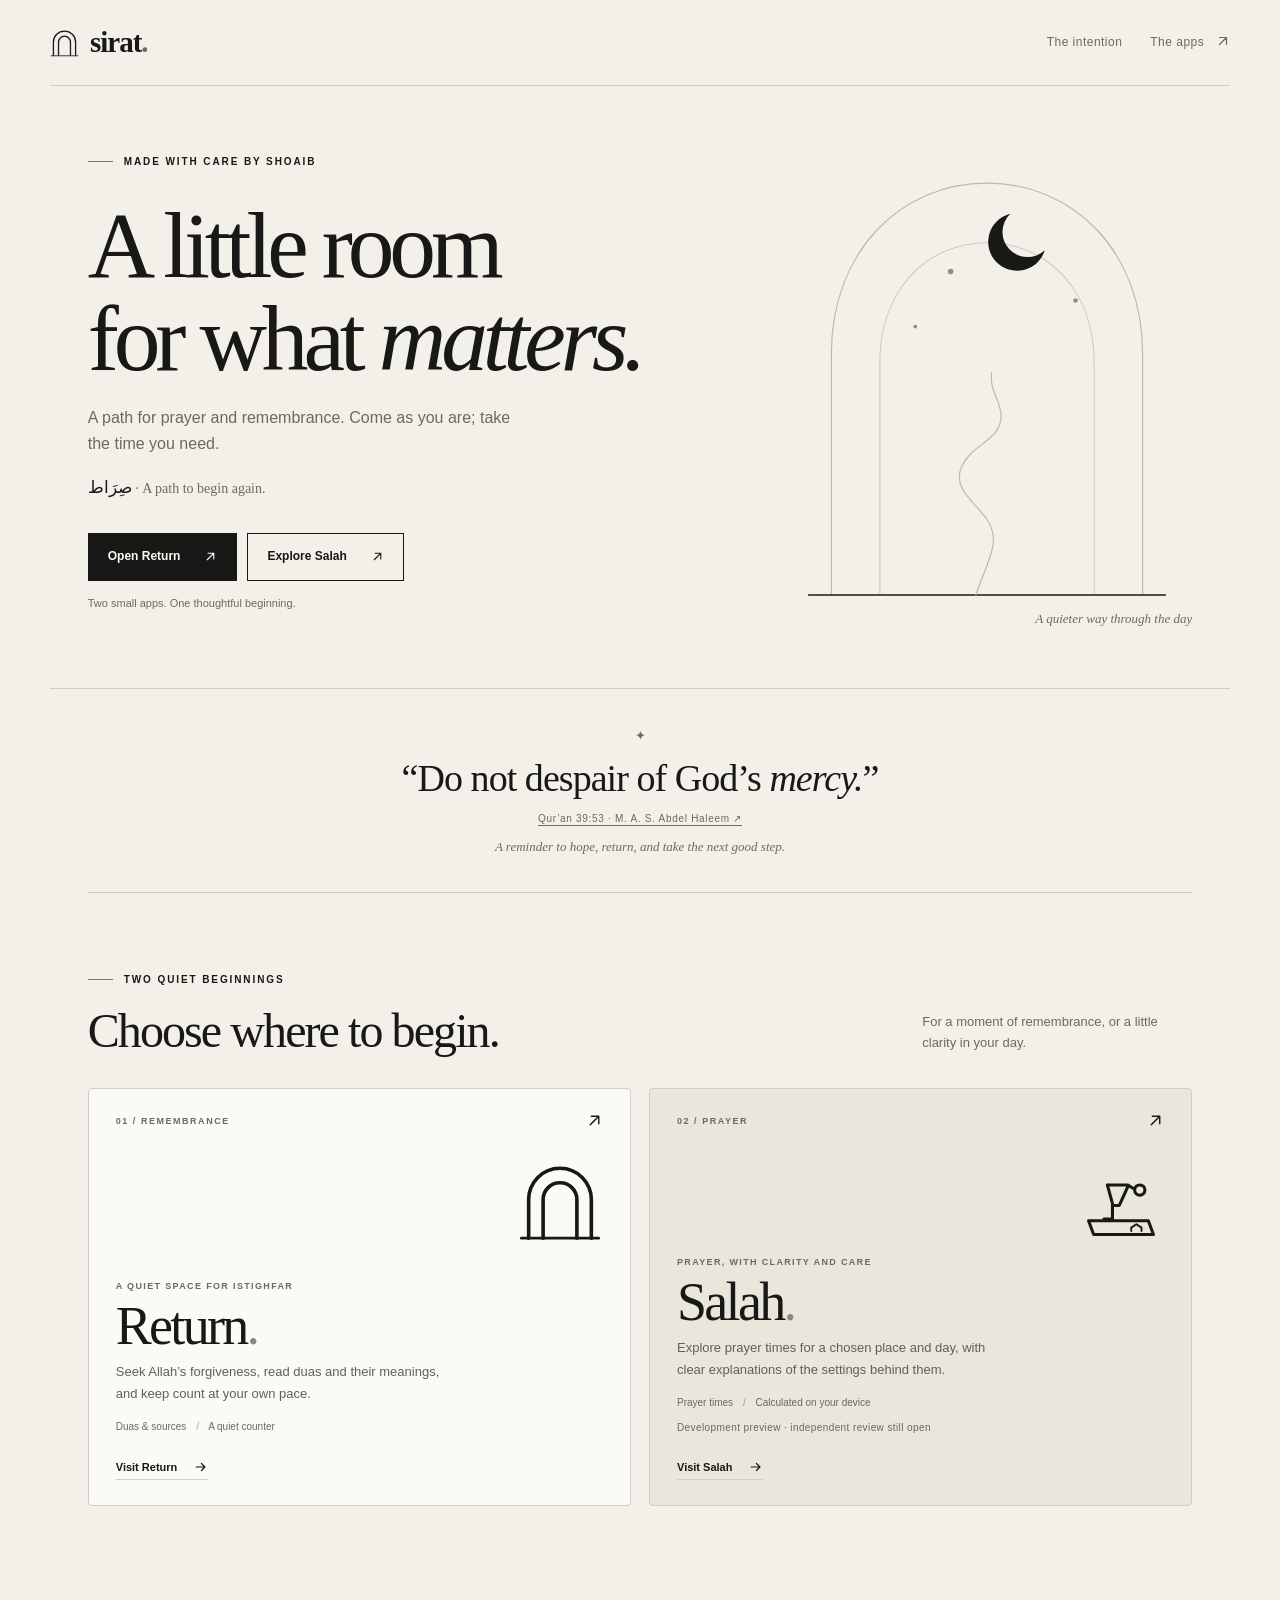
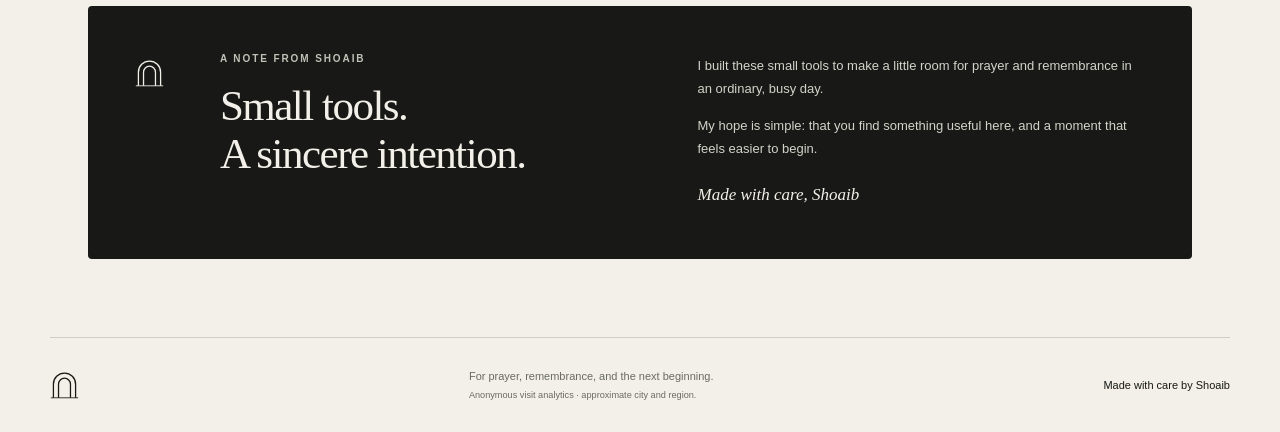
<file: apps/hub/index.html>
<!doctype html>
<html lang="en">
<head>
  <meta charset="utf-8">
  <meta name="viewport" content="width=device-width, initial-scale=1">
  <meta name="color-scheme" content="light">
  <meta name="theme-color" content="#f2f0e8">
  <meta name="description" content="A few thoughtful spaces for prayer, remembrance, and beginning again.">
  <link rel="canonical" href="https://sirat-apps.pages.dev/">
  <meta property="og:site_name" content="Sirat">
  <meta property="og:url" content="https://sirat-apps.pages.dev/">
  <meta property="og:type" content="website">
  <meta property="og:title" content="Sirat — a path for prayer and remembrance">
  <meta property="og:description" content="A few thoughtful spaces for prayer, remembrance, and beginning again.">
  <meta property="og:image" content="https://sirat-apps.pages.dev/sirat-social.jpg">
  <meta property="og:image:secure_url" content="https://sirat-apps.pages.dev/sirat-social.jpg">
  <meta property="og:image:type" content="image/jpeg">
  <meta property="og:image:width" content="1200">
  <meta property="og:image:height" content="630">
  <meta property="og:image:alt" content="Sirat — a little room for what matters, with an arch and a winding path.">
  <meta name="twitter:card" content="summary_large_image">
  <meta name="twitter:title" content="Sirat — a path for prayer and remembrance">
  <meta name="twitter:description" content="A few thoughtful spaces for prayer, remembrance, and beginning again.">
  <meta name="twitter:image" content="https://sirat-apps.pages.dev/sirat-social.jpg">
  <meta name="twitter:image:alt" content="Sirat — a little room for what matters, with an arch and a winding path.">
  <title>Sirat — a path for prayer and remembrance</title>
  <link rel="icon" href="./app-icon.png" type="image/png" sizes="512x512">
  <link rel="apple-touch-icon" href="./app-icon.png">
  <link rel="stylesheet" href="./styles.css">
</head>
<body>
  <a class="skip-link" href="#spaces">Skip to the apps</a>
  <div class="page-shell">
    <header class="site-header">
      <a class="wordmark" href="#home" aria-label="Project home"><svg class="shared-mark" viewBox="0 0 34 38" fill="none" aria-hidden="true"><path d="M4 34V18a13 13 0 0 1 26 0v16M10 34V18a7 7 0 0 1 14 0v16" stroke="currentColor" stroke-width="1.5"/><path d="M1 34h32" stroke="currentColor"/></svg><span>sirat<span class="brand-dot">.</span></span></a>
      <nav aria-label="Main navigation"><a class="header-link" href="#intention">The intention</a><a class="header-link" href="#spaces">The apps <svg class="ui-arrow arrow-diagonal" viewBox="0 0 16 16" aria-hidden="true"><path d="M4 4h8v8M12 4 4 12"/></svg></a></nav>
    </header>

    <main id="home">
      <section class="hero" aria-labelledby="page-title">
        <div class="hero-copy">
          <p class="eyebrow"><span class="eyebrow-rule" aria-hidden="true"></span> MADE WITH CARE BY SHOAIB</p>
          <h1 id="page-title">A little room<br>for what <em>matters.</em></h1>
          <p class="hero-description">A path for prayer and remembrance. Come as you are; take the time you need.</p>
          <p class="name-note"><span lang="ar" dir="rtl">صِرَاط</span><span aria-hidden="true"> · </span>A path to begin again.</p>
          <div class="hero-destinations"><a href="https://return-istighfar.pages.dev/">Open Return <svg class="ui-arrow arrow-diagonal" viewBox="0 0 16 16" aria-hidden="true"><path d="M4 12 12 4M5 4h7v7"/></svg></a><a href="https://salah-prayer.pages.dev/">Explore Salah <svg class="ui-arrow arrow-diagonal" viewBox="0 0 16 16" aria-hidden="true"><path d="M4 12 12 4M5 4h7v7"/></svg></a></div><p class="hero-footnote">Two small apps. One thoughtful beginning.</p>
        </div>
        <div class="hero-art" aria-hidden="true">
          <svg viewBox="0 0 440 500" role="presentation">
            <path class="art-arch-outer" d="M53 470V211C53 102 127 28 220 28s167 74 167 183v259"/>
            <path class="art-arch-inner" d="M105 470V220c0-74 48-128 115-128s115 54 115 128v250"/>
            <path class="art-ground" d="M28 470h384"/>
            <path class="art-path" d="M208 470c13-38 28-57 12-81-13-19-38-33-27-57 10-23 39-27 42-51 2-18-13-28-10-50"/>
            <path class="art-moon" d="M282 100a31 31 0 1 1-37-39 26 26 0 0 0 37 39Z"/>
            <circle class="art-star" cx="181" cy="123" r="3"/>
            <circle class="art-star" cx="315" cy="154" r="2.5"/>
            <circle class="art-star" cx="143" cy="182" r="2"/>
          </svg>
          <span class="art-caption">A quieter way through the day</span>
        </div>
      </section>

      <section class="mercy-note" aria-label="A Qur’anic reminder of hope">
        <span class="mercy-ornament" aria-hidden="true">✦</span>
        <blockquote>“Do not despair of God’s <em>mercy.</em>”</blockquote>
        <p><a href="https://quran.com/39:53?translations=85" target="_blank" rel="noopener noreferrer">Qur’an 39:53 · M. A. S. Abdel Haleem ↗</a></p>
        <span class="mercy-caption">A reminder to hope, return, and take the next good step.</span>
      </section>

      <section class="spaces" id="spaces" aria-labelledby="spaces-title">
        <div class="section-heading">
          <div>
            <p class="eyebrow"><span class="eyebrow-rule" aria-hidden="true"></span> TWO QUIET BEGINNINGS</p>
            <h2 id="spaces-title">Choose where to begin.</h2>
          </div>
          <p class="section-note">For a moment of remembrance, or a little clarity in your day.</p>
        </div>

        <div class="space-grid">
          <a class="space-card return-card" href="https://return-istighfar.pages.dev/" aria-label="Open Return, a quiet space for istighfar">
            <div class="card-topline"><span>01 / REMEMBRANCE</span><span class="card-arrow" aria-hidden="true"><svg class="ui-arrow arrow-diagonal" viewBox="0 0 16 16"><path d="M4 12 12 4M5 4h7v7"/></svg></span></div>
            <div class="card-art return-art" aria-hidden="true"><svg class="shared-mark" aria-hidden="true" viewBox="0 0 34 38" fill="none"><path d="M4 34V18a13 13 0 0 1 26 0v16M10 34V18a7 7 0 0 1 14 0v16" stroke="currentColor" stroke-width="1.5"/><path d="M1 34h32" stroke="currentColor"/></svg>
            </div>
            <div class="card-copy">
              <p class="card-kicker">A QUIET SPACE FOR ISTIGHFAR</p>
              <h3>Return<span class="period">.</span></h3>
              <p>Seek Allah’s forgiveness, read duas and their meanings, and keep count at your own pace.</p>
              <span class="card-details">Duas &amp; sources <span aria-hidden="true">/</span> A quiet counter</span><span class="card-cta">Visit Return <svg class="ui-arrow arrow-right" viewBox="0 0 16 16" aria-hidden="true"><path d="M2.5 8h10m-4-4 4 4-4 4"/></svg></span>
            </div>
          </a>

          <a class="space-card salah-card" href="https://salah-prayer.pages.dev/" aria-label="Open Salah, a prayer-time research preview">
            <div class="card-topline"><span>02 / PRAYER</span><span class="card-arrow" aria-hidden="true"><svg class="ui-arrow arrow-diagonal" viewBox="0 0 16 16"><path d="M4 12 12 4M5 4h7v7"/></svg></span></div>
            <div class="card-art salah-art" aria-hidden="true"><svg class="shared-mark" viewBox="0 0 48 48" fill="none" aria-hidden="true"><g stroke="currentColor" stroke-width="1.8" stroke-linecap="round" stroke-linejoin="round"><circle cx="35" cy="17" r="3"/><path d="M16 14h12l3 2M28 15l-5 11h-4M16 14l3 11v9h-5"/><path d="M5 35h35l3 8H8Z"/><path d="M30 41v-2l3-2 3 2v2" stroke-width="1.1"/></g></svg>
            </div>
            <div class="card-copy">
              <p class="card-kicker">PRAYER, WITH CLARITY AND CARE</p>
              <h3>Salah<span class="period">.</span></h3>
              <p>Explore prayer times for a chosen place and day, with clear explanations of the settings behind them.</p>
              <span class="card-details">Prayer times <span aria-hidden="true">/</span> Calculated on your device</span><span class="preview-note">Development preview · independent review still open</span>
              <span class="card-cta">Visit Salah <svg class="ui-arrow arrow-right" viewBox="0 0 16 16" aria-hidden="true"><path d="M2.5 8h10m-4-4 4 4-4 4"/></svg></span>
            </div>
          </a>
        </div>
      </section>
      <section class="intention-section" id="intention" aria-labelledby="intention-title">
        <div class="intention-symbol" aria-hidden="true"><svg class="shared-mark" aria-hidden="true" viewBox="0 0 34 38" fill="none"><path d="M4 34V18a13 13 0 0 1 26 0v16M10 34V18a7 7 0 0 1 14 0v16" stroke="currentColor" stroke-width="1.5"/><path d="M1 34h32" stroke="currentColor"/></svg></div>
        <div><p class="eyebrow">A NOTE FROM SHOAIB</p><h2 id="intention-title">Small tools.<br>A sincere intention.</h2></div>
        <div class="intention-copy"><p>I built these small tools to make a little room for prayer and remembrance in an ordinary, busy day.</p><p>My hope is simple: that you find something useful here, and a moment that feels easier to begin.</p><span class="signature">Made with care, Shoaib</span></div>
      </section>
    </main>

    <footer class="site-footer">
      <a class="footer-wordmark" href="#home" aria-label="Back to the project home"><svg class="shared-mark" viewBox="0 0 34 38" fill="none" aria-hidden="true"><path d="M4 34V18a13 13 0 0 1 26 0v16M10 34V18a7 7 0 0 1 14 0v16" stroke="currentColor" stroke-width="1.5"/><path d="M1 34h32" stroke="currentColor"/></svg></a>
      <p>For prayer, remembrance, and the next beginning.<br><small>Anonymous visit analytics · approximate city and region.</small></p>
      <span class="footer-credit">Made with care by Shoaib</span>
    </footer>
  </div>
<!-- Cookie-free aggregate visit analytics; no saved app data is sent. -->
<script type="module" src="https://static.cloudflareinsights.com/beacon.min.js" data-cf-beacon='{"token":"64748d4a2196434c96e160bd9eeb503d"}'></script>
<script src="./city-analytics.js" defer></script>
</body>
</html>
</file>
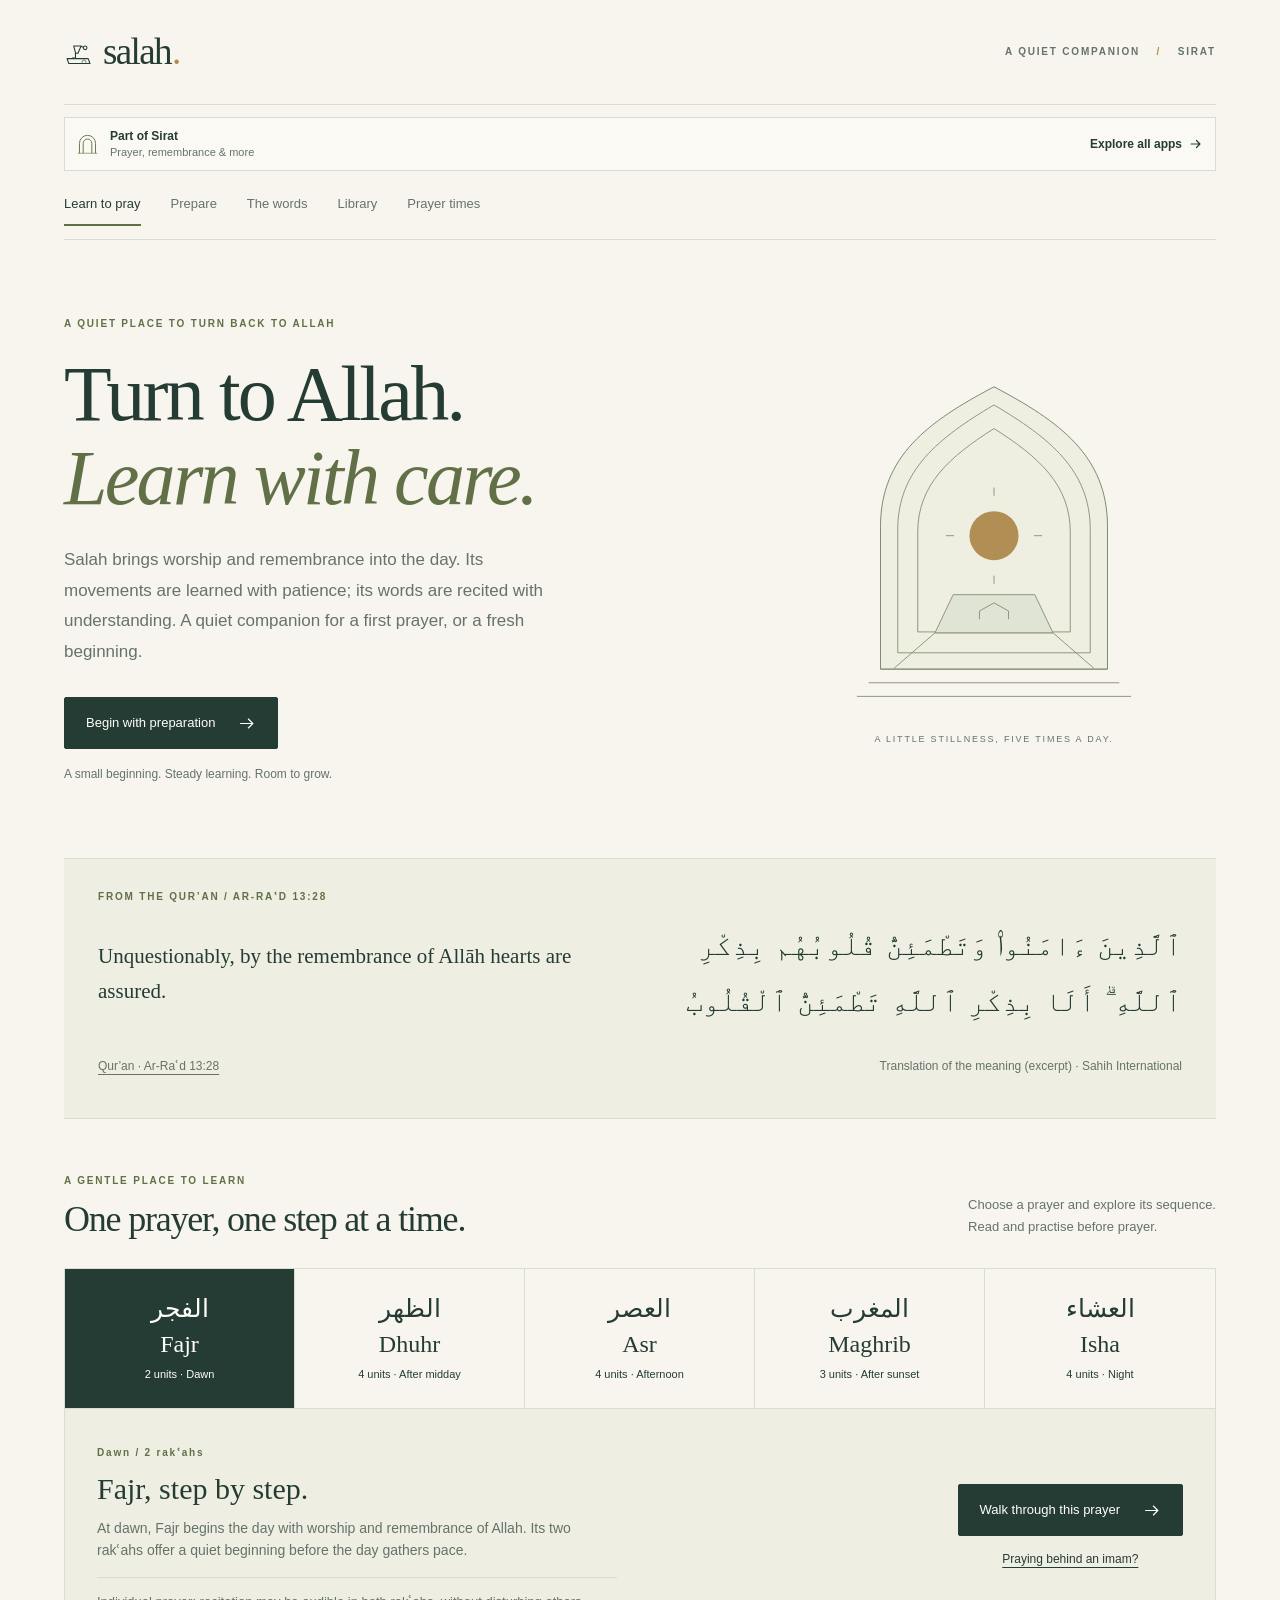
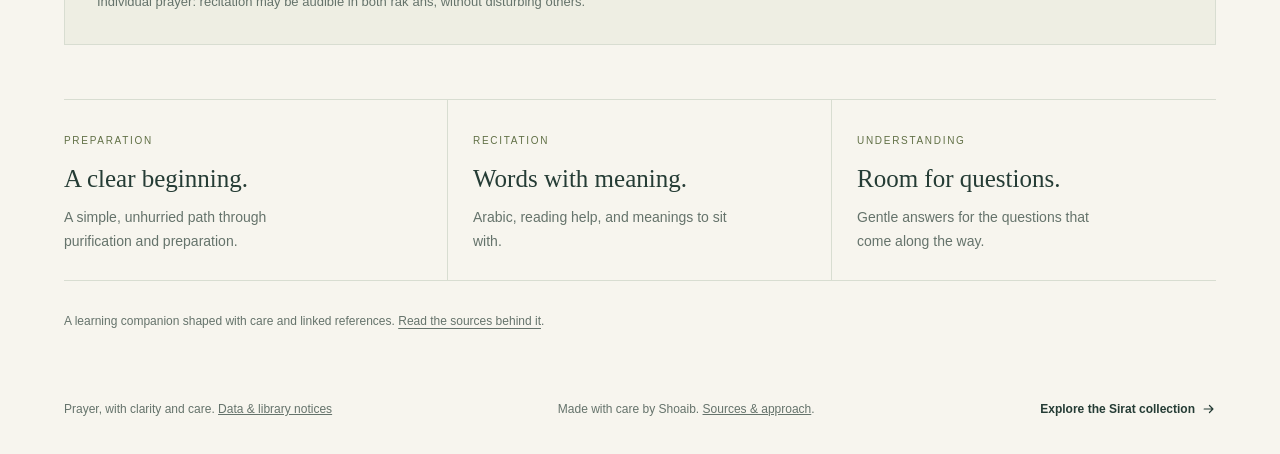
<file: apps/web/index.html>
<!doctype html>
<html lang="en">
<head>
  <meta charset="utf-8">
  <meta name="viewport" content="width=device-width, initial-scale=1">
  <meta name="color-scheme" content="light">
  <meta http-equiv="Content-Security-Policy" content="default-src 'self'; script-src 'self' 'wasm-unsafe-eval' https://static.cloudflareinsights.com/beacon.min.js; worker-src 'self'; connect-src 'self' https://cloudflareinsights.com https://sirat-insights.shoaibtest2.workers.dev; style-src 'self'; img-src 'self'; font-src 'self'; object-src 'none'; base-uri 'none'; form-action 'none'">
  <meta name="referrer" content="no-referrer">
  <link rel="canonical" href="https://salah-prayer.pages.dev/">
  <link rel="icon" href="./salah-icon.png" type="image/png" sizes="512x512">
  <link rel="apple-touch-icon" href="./salah-icon.png">
  <title>Salah — Prayer, with clarity and care</title>
  <meta name="description" content="A quiet companion for learning salah, returning to prayer and understanding its words, one step at a time.">
  <meta property="og:site_name" content="Salah">
  <meta property="og:url" content="https://salah-prayer.pages.dev/">
  <meta property="og:type" content="website">
  <meta property="og:title" content="Salah — Prayer, with clarity and care">
  <meta property="og:description" content="A quiet companion for learning salah, returning to prayer and understanding its words, one step at a time.">
  <meta property="og:image" content="https://salah-prayer.pages.dev/salah-social.jpg">
  <meta property="og:image:secure_url" content="https://salah-prayer.pages.dev/salah-social.jpg">
  <meta property="og:image:type" content="image/jpeg">
  <meta property="og:image:width" content="1200">
  <meta property="og:image:height" content="630">
  <meta property="og:image:alt" content="Salah — prayer, with clarity and care, beside a prayer mat and a person in prayer.">
  <meta name="twitter:card" content="summary_large_image">
  <meta name="twitter:title" content="Salah — Prayer, with clarity and care">
  <meta name="twitter:description" content="A quiet companion for learning salah, returning to prayer and understanding its words, one step at a time.">
  <meta name="twitter:image" content="https://salah-prayer.pages.dev/salah-social.jpg">
  <meta name="twitter:image:alt" content="Salah — prayer, with clarity and care, beside a prayer mat and a person in prayer.">
  <link rel="stylesheet" href="./style.css">
  <link rel="stylesheet" href="./learn.css">
  <script type="module" src="./learn.js"></script>
</head>
<body>
  <a class="skip-link" href="#main-content">Skip to content</a>
  <div class="page">
    <header class="masthead">
      <a class="wordmark" href="./" aria-label="Salah home"><svg class="shared-mark" viewBox="0 0 48 48" fill="none" aria-hidden="true"><g stroke="currentColor" stroke-width="1.8" stroke-linecap="round" stroke-linejoin="round"><circle cx="35" cy="17" r="3"/><path d="M16 14h12l3 2M28 15l-5 11h-4M16 14l3 11v9h-5"/><path d="M5 35h35l3 8H8Z"/><path d="M30 41v-2l3-2 3 2v2" stroke-width="1.1"/></g></svg> salah<span class="wordmark-dot">.</span></a>
      <span class="edition">A QUIET COMPANION <span aria-hidden="true">/</span> SIRAT</span>
    </header>
    <nav class="collection-trail" aria-label="Sirat app collection"><a href="https://sirat-apps.pages.dev/" aria-label="Explore all apps in Sirat"><svg class="collection-trail-mark" viewBox="0 0 34 38" fill="none" aria-hidden="true"><path d="M4 34V18a13 13 0 0 1 26 0v16M10 34V18a7 7 0 0 1 14 0v16" stroke="currentColor" stroke-width="1.5"/><path d="M1 34h32" stroke="currentColor"/></svg><span class="collection-trail-copy"><strong>Part of Sirat</strong><small>Prayer, remembrance &amp; more</small></span><span class="collection-trail-action">Explore all apps<svg viewBox="0 0 16 16" fill="none" aria-hidden="true"><path d="M2.5 8h10m-4-4 4 4-4 4"/></svg></span></a></nav>
    <nav class="app-nav" aria-label="Salah sections">
        <a href="#learn">Learn to pray</a><a href="#prepare">Prepare</a><a href="#words">The words</a><a href="#library">Library</a><a href="#times">Prayer times</a>
      </nav>
    <main id="main-content" tabindex="-1">
      <section data-view="learn" class="learn-home" aria-labelledby="learn-title">
        <div class="learn-hero"><div><p class="eyebrow">A QUIET PLACE TO TURN BACK TO ALLAH</p>
          <h1 id="learn-title">Turn to Allah.<br><em>Learn with care.</em></h1>
          <p class="hero-copy">Salah brings worship and remembrance into the day. Its movements are learned with patience; its words are recited with understanding. A quiet companion for a first prayer, or a fresh beginning.</p>
          <a class="solid-link" href="#prepare">Begin with preparation <svg viewBox="0 0 24 24" aria-hidden="true"><path d="M4 12h16m-6-6 6 6-6 6"/></svg></a>
          <p class="hero-footnote">A small beginning. Steady learning. Room to grow.</p>
        </div><div class="prayer-art" aria-hidden="true"><svg viewBox="0 0 350 380" fill="none"><path class="arch-outer" d="M50 335V178C50 100 103 62 175 24c72 38 125 76 125 154v157Z"/><path d="M69 317V181c0-65 45-101 106-137 61 36 106 72 106 137v136Z"/><path d="M91 294V184c0-52 35-83 84-114 49 31 84 62 84 114v110Z"/><path d="M50 335h250M37 350h276M24 365h302M110 295h130"/><circle cx="175" cy="188" r="27"/><path d="M175 144v-9m0 106v-9m44-44h9m-106 0h9M65 334l45-39m175 39-45-39"/><path class="art-mat" d="M110 295l20-42h90l20 42Z"/><path d="M159 280v-9l16-9 16 9v9"/></svg><span>A LITTLE STILLNESS, FIVE TIMES A DAY.</span></div></div>
        <div id="home-verse" class="home-verse"></div>
        <div class="learn-heading"><div><p class="eyebrow">A GENTLE PLACE TO LEARN</p><h2>One prayer, one step at a time.</h2></div><p>Choose a prayer and explore its sequence.<br>Read and practise before prayer.</p></div>
        <div id="prayer-picker" class="prayer-picker" aria-label="Choose a prayer"></div>
        <div class="prayer-preview"><div><span id="prayer-kicker" class="eyebrow"></span><h3 id="prayer-name"></h3><p id="prayer-description"></p><p id="prayer-reading" class="prayer-reading"></p></div><div class="preview-action"><button id="start-guide" class="solid-link" type="button">Walk through this prayer <svg viewBox="0 0 24 24" aria-hidden="true"><path d="M4 12h16m-6-6 6 6-6 6"/></svg></button><a href="#library/congregation">Praying behind an imam?</a></div></div>
        <div class="learning-path"><a href="#prepare"><span>PREPARATION</span><h3>A clear beginning.</h3><p>A simple, unhurried path through purification and preparation.</p></a><a href="#words"><span>RECITATION</span><h3>Words with meaning.</h3><p>Arabic, reading help, and meanings to sit with.</p></a><a href="#library"><span>UNDERSTANDING</span><h3>Room for questions.</h3><p>Gentle answers for the questions that come along the way.</p></a></div>
        <p class="editorial-note">A learning companion shaped with care and linked references. <a href="#sources">Read the sources behind it</a>.</p>
      </section>
      <section data-view="walk" hidden aria-labelledby="walk-title">
        <div class="section-head"><p class="eyebrow">ONE MOVEMENT AT A TIME</p><h1 id="walk-title">The prayer,<br><em>step by step.</em></h1><p>The sequence is for learning before prayer. During worship, attention belongs to Allah; the screen can be set aside.</p></div>
        <div class="walk-toolbar"><a href="#learn">Choose another prayer</a><label class="inline-check"><input id="seated" type="checkbox"> Show guidance for limited mobility</label></div>
        <p id="ability-note" class="context-note" hidden>Prayer is offered standing when able, sitting if standing is not possible, or on the side if sitting is not possible. When prostration cannot be performed, its indication is lower than bowing. Worship is adapted to actual ability. <a href="#library/ability">Read the guidance</a>.</p>
        <div class="walk-layout"><aside class="step-outline"><label for="step-jump">Jump to a step</label><select id="step-jump"></select><ol id="step-list"></ol></aside><div><article id="step-content" class="step-content" tabindex="-1"></article><div class="walk-controls"><button id="step-back" type="button">Previous</button><span id="step-progress" role="status"></span><button id="step-next" class="solid-link" type="button">Next step</button></div></div></div>
      </section>
      <section data-view="prepare" hidden aria-labelledby="prepare-title">
        <div class="section-head"><p class="eyebrow">PREPARING FOR WORSHIP</p><h1 id="prepare-title">A clear beginning.<br><em>Care before prayer.</em></h1><p>Preparation makes space for worship: purification, suitable covering, the prayer time and a clean place facing the Qiblah. Each essential can be learned calmly, one step at a time.</p></div>
        <div class="essentials"><div><span>01</span><h3>Time &amp; intention</h3><p>The prayer’s time has entered. The intention is held sincerely in the heart for Allah.</p></div><div><span>02</span><h3>Purification &amp; covering</h3><p>Purification, clean clothing and suitable covering are attended to with care, without excess.</p></div><div><span>03</span><h3>Direction &amp; space</h3><p>The worshipper faces the Qiblah as able, in a suitable clean place, with a boundary in front.</p></div></div>
        <div class="learn-heading"><div><p class="eyebrow">WUḌŪ / ABLUTION</p><h2>Wuḍū, without hurry.</h2></div><p>One step at a time.<br>There is no need to rush.</p></div>
        <div class="wudu-layout"><div id="wudu-list" class="wudu-list" aria-label="Wuḍū steps"></div><article id="wudu-content" class="wudu-content" tabindex="-1"></article></div>
        <div class="learning-path"><a href="#library/footwear"><span>A PRACTICAL CONCESSION</span><h3>Wiping over socks.</h3><p>A practical concession, with its conditions explained simply.</p></a><a href="#library/tayammum"><span>WHEN WATER IS UNAVAILABLE</span><h3>Understanding tayammum.</h3><p>A clear beginning for purification with clean earth.</p></a><a href="#learn"><span>THE NEXT STEP</span><h3>The prayer sequence.</h3><p>A clear path through each movement and recitation.</p></a></div>
      </section>
      <section data-view="words" hidden aria-labelledby="words-title">
        <div class="section-head"><p class="eyebrow">RECITATION, REMEMBRANCE &amp; MEANING</p><h1 id="words-title">Words of worship.<br><em>Meaning, close at hand.</em></h1><p>Arabic is accompanied by reading aids and meanings. A teacher who listens can help with pronunciation; understanding grows through patient practice.</p></div>
        <nav class="reading-shortcuts" aria-label="Suggested recitations"><a href="#words/fatihah">Al-Fātiḥah</a><a href="#words/ruku">Bowing</a><a href="#words/sujud">Prostration</a><a href="#words/after-forgive">After prayer</a></nav>
        <div class="reader-tools"><label for="word-search">Find a recitation<input id="word-search" type="search" maxlength="100" placeholder="Try Fatiha, bowing or forgiveness"></label><label class="inline-check"><input id="show-translit" type="checkbox" checked> Reading aid</label><label class="inline-check"><input id="show-meaning" type="checkbox" checked> Meaning</label></div>
        <p id="word-count" class="result-count" role="status"></p><div id="word-list" class="word-list"></div>
        <p class="editorial-note">Qur’an: Ḥafṣ / Uthmani text, with Muhammad A. S. Abdel Haleem’s English translation, verified through quran.ai on 11 October 2026. Other English meanings are original study renderings, not Qur’an translations. <a href="#sources">Sources &amp; wording notes</a>.</p>
      </section>
      <section data-view="library" hidden aria-labelledby="library-title">
        <div class="section-head"><p class="eyebrow">QUESTIONS ARE PART OF LEARNING</p><h1 id="library-title">Understanding prayer.<br><em>One question at a time.</em></h1><p>Short explanations connect the practice of prayer with its purpose. Each topic has references for further reading and a useful next step.</p></div>
        <nav class="library-starts" aria-label="Suggested starting points"><a href="#library/importance"><span>HEART &amp; PURPOSE</span><strong>Why Salah matters</strong><small>Remembrance, forgiveness and nearness.</small></a><a href="#library/congregation"><span>TOGETHER IN WORSHIP</span><strong>Prayer in congregation</strong><small>The reward and care of following an imam.</small></a><a href="#library/after"><span>BEYOND THE SALĀM</span><strong>After the prayer</strong><small>Reported words of forgiveness and peace.</small></a></nav>
        <label class="library-search" for="topic-search">What would you like to understand?<input id="topic-search" type="search" maxlength="100" placeholder="Try socks, sitting, imam or prayer times"></label>
        <div id="topic-filters" class="topic-filters" aria-label="Filter topics"></div><p id="topic-count" class="result-count" role="status"></p><div id="topic-list" class="topic-list"></div>
      </section>
      <section data-view="sources" hidden aria-labelledby="sources-title">
        <div class="section-head"><p class="eyebrow">SOURCES, WITH CARE &amp; GRATITUDE</p><h1 id="sources-title">Rooted in evidence.<br><em>Presented with care.</em></h1><p>Qur’an quotations, hadith reports and practical explanations have distinct roles. References remain available beside the relevant topic.</p></div>
        <div class="source-foundations"><article><span class="eyebrow">01 / THE QUR’AN</span><h2>Revelation, clearly cited.</h2><p>Verses are identified by sūrah and āyah. Arabic uses the Uthmani Ḥafṣ text; Evidence verses use Sahih International’s English translation of the meaning; Al-Fātiḥah and Al-Ikhlāṣ use Muhammad A. S. Abdel Haleem’s translation. Translation is distinguished from the Arabic Qur’an and from editorial explanation.</p><a href="https://quran.com/13:28?translations=20">Ar-Raʿd 13:28</a> · <a href="https://quran.com/29:45?translations=20">Al-ʿAnkabūt 29:45</a></article><article><span class="eyebrow">02 / THE SUNNAH</span><h2>Reports, with references.</h2><p>Reports from Sahih al-Bukhari and Sahih Muslim support the teachings on intention, calm movement, congregation, nearness in prostration and remembrance after prayer. Other collections are identified by name and report number.</p><a href="https://sunnah.com/bukhari:631">Learning the Prophet’s prayer</a> · <a href="https://sunnah.com/muslim:591">Remembrance after prayer</a></article></div>
        <div class="source-layout"><article class="source-book"><span class="eyebrow">A PRACTICAL READING COMPANION</span><h2>A Simple Guide to<br>the Prophet’s Prayer</h2><p>Abu Khadeejah Abdul-Wāhid Alam<br>Salafi Publications · Third edition, November 2021<br>ISBN 9781902727585</p><p>Based on Shaykh Al-Albānī’s description of the prayer. This is a practical reference for the beginner sequence, alongside the Qur’an and hadith reports cited in the app.</p><a class="solid-link" href="https://abukhadeejah.com/prophets-prayer-beginners-illustrations/">Visit the original publication</a></article>
        <div class="source-notes"><h3>Editorial approach</h3><p>Educational explanations use a calm third-person voice, concise paragraphs and clear source links. Quotations are distinguished from summaries. Personal duʿā and transmitted recitations retain their own wording.</p><h3>Learning with a teacher</h3><p>This companion has not received independent scholarly review. It offers a sourced beginner path, without claiming endorsement or providing personal fatwas. A qualified teacher can help with pronunciation, religious questions and individual circumstances.</p><h3>Respecting the publication</h3><p>The prayer guide is © Salafi Publications 2021, all rights reserved. Its PDF and publisher illustrations are not bundled here. Further-reading links open the original publication; the app’s explanations are original summaries.</p></div></div>
        <details class="evidence-disclosure source-bottom"><summary>Text provenance &amp; attribution</summary><p>Al-Fātiḥah (1:1–7) and Al-Ikhlāṣ (112:1–4) use Arabic ar-uthmani-hafs and English en-abdel-haleem, retrieved through quran.ai on 11 October 2026. Arabic for 13:28 and 29:45 and Sahih International’s English translation (en-sahih-international) were retrieved on 12 October 2026. Transliteration and the English meanings of non-Qur’anic recitations are editorial reading aids. Additional hadith references were checked on 12 October 2026.</p><p>Grounded with quran.ai: fetch_quran(1:1–7, 112:1–4, 13:28, 29:45, ar-uthmani-hafs); fetch_translation(1:1–7, 112:1–4, en-abdel-haleem); fetch_translation(13:28, 29:45, en-sahih-international).</p></details>
        <div class="source-bottom"><h3>Privacy &amp; offline access</h3><p>Searches, practice choices and calculations stay in this browser. There are no accounts, uploaded prayer records or paid APIs. Anonymous analytics measures general visits, page performance and approximate city/region; city searches, device-location coordinates and prayer-time inputs are not sent. The app can be saved for offline reopening from Prayer times. External source links need internet; normal hosting access logs are controlled by the hosting provider.</p><p>City search uses an adapted <a href="https://www.geonames.org/">GeoNames</a> snapshot (1 October 2026), under <a href="https://creativecommons.org/licenses/by/4.0/">CC BY 4.0</a>. City points are approximate. <a href="./THIRD-PARTY.md">Data &amp; software notices</a>.</p></div>
      </section>
      <section data-view="times" hidden aria-labelledby="times-title"><div class="section-head times-intro"><p class="eyebrow">PRAYER TIMES FOR TODAY</p><h1 id="times-title">A little more<br><em>ease in your day.</em></h1><p>Choose a city. Today’s prayer times will appear here.</p></div>
      <div class="workspace times-workspace">
        <section class="selection times-selection" aria-labelledby="selection-title">
          <p class="eyebrow">YOUR CITY</p>
          <h2 id="selection-title">Where are you?</h2>
          <label class="city-label" for="city-search">Search by city or country<input id="city-search" type="search" disabled maxlength="80" autocomplete="off" placeholder="Try Mumbai, Dubai or Dhaka" aria-describedby="city-status"></label>
          <p id="city-status" class="field-help" role="status">Search for your city.</p><div id="city-results" class="city-results" aria-label="City matches"></div>
          <button id="device-location" class="location-button" type="button"><span>Use my current location</span><span aria-hidden="true">⌖</span></button>
          <button id="precise-location" class="location-retry-button" type="button" hidden>Try a more precise location</button>
          <p id="location-status" class="location-status" role="status" aria-live="polite">Your location stays on your device.</p>
          <form id="schedule-form">
            <input name="method_id" type="hidden" value="mwl-angles-18-17"><input name="asr" type="hidden" value="standard">
            <div class="advanced-time-settings">
              <details class="time-settings"><summary>More settings</summary>
                <p class="field-help">Prayer-time settings can differ between local communities. These starting settings are shown for transparency; follow your local mosque if it uses different settings.</p>
                <div class="field-pair">
                  <label>Latitude<input name="latitude_degrees" type="number" step="any" min="-90" max="90" required></label><label>Longitude<input name="longitude_degrees" type="number" step="any" min="-180" max="180" required></label>
                </div>
                <label>Time zone<select name="zone_id" aria-describedby="zone-help" required><option value="">Choose a time zone</option></select></label>
                <p id="zone-help" class="field-help" role="status">The city’s time zone will be selected automatically when there is one clear match.</p>
                <label class="check-label"><input id="zone-confirmed" type="checkbox" required> This time zone matches my location.</label>
                <label class="check-label"><input id="device-today" type="checkbox" checked> Use today’s date automatically</label>
                <label>Date<input name="local_date" type="date" min="1900-01-01" max="2100-12-31" aria-describedby="date-help" required></label><p id="date-help" class="field-help" role="status">Today’s date is based on your selected city.</p>
                <label>Fajr and Isha<select name="method_id-choice" aria-describedby="method-help"><option value="mwl-angles-18-17">Published global setting (MWL)</option><option value="research-15">15° comparison setting</option></select></label><p id="method-help" class="field-help">Use the setting followed by your local mosque when known.</p>
                <label>Asr<select name="asr-choice" aria-describedby="asr-help"><option value="standard">Standard</option><option value="hanafi">Hanafi</option></select></label><p id="asr-help" class="field-help">Choose the practice followed by your local mosque.</p>
              </details>
            </div>
            <button id="calculate" class="primary-button" type="submit" disabled>Show today’s prayer times <span aria-hidden="true">→</span></button>
          </form>
          <p id="engine-state" class="engine-state" role="status">Getting prayer times ready…</p>
          <div class="offline-note"><button id="prepare-offline" class="text-button" type="button">Save this app for offline use</button><p id="offline-status" class="field-help" role="status">Once saved, prayer-time calculations can work offline.</p></div>
        </section>
        <section class="schedule" aria-labelledby="schedule-title">
          <div class="schedule-heading"><p class="eyebrow">TODAY</p><span class="preview-tag">ESTIMATED TIMES</span></div>
          <h2 id="schedule-title">Your prayer times</h2>
          <p id="schedule-context" class="muted">Choose a city to see today’s times.</p>
          <details id="solar-evidence" class="solar-evidence" hidden>
            <summary>How have we checked the Sun model?</summary>
            <div id="solar-evidence-body"></div>
            <button id="download-audit" class="text-button" type="button">Download the selected comparison data ↓</button>
          </details>
          <p id="notice" class="notice" role="status" hidden></p>
          <p id="error" class="error" role="alert" hidden></p>
          <div id="empty" class="empty-state"><span class="empty-sun" aria-hidden="true">☼</span><p>Your day, with a little more room for prayer.</p><span class="small-label">CHOOSE A CITY TO BEGIN</span></div>
          <div id="results"></div>
          <details id="provenance" class="provenance" hidden><summary>The choices behind this schedule</summary><div id="provenance-body"></div><button id="download" class="text-button" type="button">Download the complete JSON record ↓</button></details>
          <p class="research-note">Prayer times are estimates and may differ from your mosque’s timetable. For prayer and congregation, follow the timetable you trust.</p>
        </section>
      </div>
      </section>
    </main>
    <footer><span>Prayer, with clarity and care. <a href="./THIRD-PARTY.md">Data &amp; library notices</a></span><span>Made with care by Shoaib. <a href="#sources">Sources &amp; approach</a>.</span><a class="collection-footer-link" href="https://sirat-apps.pages.dev/">Explore the Sirat collection<svg viewBox="0 0 16 16" fill="none" aria-hidden="true"><path d="M2.5 8h10m-4-4 4 4-4 4"/></svg></a></footer>
  </div>
  <noscript><p class="no-script">Enable JavaScript for the interactive learning companion and local calculation. You can also <a href="https://abukhadeejah.com/prophets-prayer-beginners-illustrations/">read the original prayer guide</a>.</p></noscript>
<!-- Cookie-free aggregate visit analytics; no saved app data is sent. -->
<script type="module" src="https://static.cloudflareinsights.com/beacon.min.js" data-cf-beacon='{"token":"1eaac5c47a2e4c8ba9aeb4cc44212237"}'></script>
<script src="./city-analytics.js" defer></script>
</body>
</html>
</file>
<file: apps/hub/styles.css>
:root {
  color-scheme: light;
  --paper: #f2f0e8;
  --paper-deep: #e9e6dc;
  --ink: #181916;
  --muted: #696b62;
  --line: #cfcec4;
  --white: #fbfaf6;
  --serif: "Iowan Old Style", "Palatino Linotype", "Book Antiqua", Georgia, serif;
  --sans: "Avenir Next", Avenir, "Segoe UI", sans-serif;
}

* { box-sizing: border-box; }
html { scroll-behavior: smooth; scroll-padding-top: 28px; }
body {
  margin: 0;
  color: var(--ink);
  background: var(--paper);
  font-family: var(--sans);
  font-size: 15px;
  line-height: 1.65;
  -webkit-font-smoothing: antialiased;
}
a { color: inherit; text-decoration: none; }
a:focus-visible { outline: 2px solid currentColor; outline-offset: 5px; }
.page-shell { width: min(1180px, calc(100% - 88px)); margin-inline: auto; }

.site-header {
  height: 86px;
  display: flex;
  align-items: center;
  justify-content: space-between;
  border-bottom: 1px solid var(--line);
}
.wordmark, .footer-wordmark {
  font-family: var(--serif);
  font-size: 37px;
  font-weight: 600;
  line-height: 1;
  letter-spacing: -.08em;
}
.wordmark span, .footer-wordmark span { color: #8b8c82; }
.header-link { font-size: 12px; color: var(--muted); letter-spacing: .04em; }
.header-link span { margin-left: 8px; color: var(--ink); }

.hero {
  min-height: 520px;
  display: grid;
  grid-template-columns: 1.1fr .9fr;
  align-items: center;
  gap: 48px;
  padding: 68px 3.2% 62px;
  border-bottom: 1px solid var(--line);
  overflow: hidden;
}
.hero-copy { position: relative; z-index: 1; padding-bottom: 14px; }
.eyebrow {
  display: flex;
  align-items: center;
  gap: 11px;
  margin: 0;
  font-size: 10px;
  font-weight: 700;
  line-height: 1.5;
  letter-spacing: .19em;
}
.eyebrow-rule { width: 25px; height: 1px; background: currentColor; opacity: .55; }
h1, h2, h3, p { margin-top: 0; }
h1, h2, h3 { font-weight: 500; }
h1 {
  max-width: 690px;
  margin: 31px 0 20px;
  font-family: var(--serif);
  font-size: clamp(58px, 7.3vw, 96px);
  line-height: .99;
  letter-spacing: -.055em;
}
h1 em { font-weight: 400; }
.hero-description { max-width: 430px; margin: 0; color: var(--muted); font-size: 16px; }
.hero-link {
  display: inline-flex;
  align-items: center;
  gap: 17px;
  margin-top: 31px;
  padding-bottom: 7px;
  border-bottom: 1px solid var(--ink);
  font-size: 12px;
  font-weight: 600;
}
.hero-link span { transition: transform .2s ease; }
.hero-link:hover span { transform: translateY(3px); }
.hero-art { position: relative; width: min(100%, 410px); justify-self: end; }
.hero-art svg { display: block; width: 100%; height: auto; overflow: visible; }
.art-arch-outer, .art-arch-inner, .art-ground, .art-path {
  fill: none; stroke: #b9b8ae; stroke-width: 1.15; vector-effect: non-scaling-stroke;
}
.art-arch-inner { stroke: #d0cec3; }
.art-ground { stroke: var(--ink); stroke-width: 1.5; }
.art-path { stroke: #bbb9ad; stroke-width: 1.2; stroke-linecap: round; }
.art-moon { fill: var(--ink); }
.art-star { fill: #8e8f86; }
.art-caption {
  position: absolute;
  right: 0;
  bottom: -7px;
  color: var(--muted);
  font-family: var(--serif);
  font-size: 13px;
  font-style: italic;
}

.spaces { padding: 79px 3.2% 100px; }
.mercy-note { position: relative; margin: 0 3.2%; padding: 36px 20px 34px; text-align: center; border-bottom: 1px solid var(--line); }
.mercy-ornament { display: block; margin-bottom: 11px; color: var(--muted); font-size: 13px; }
.mercy-note blockquote { margin: 0 0 11px; font-family: var(--serif); font-size: clamp(26px, 3.5vw, 38px); line-height: 1.12; letter-spacing: -.025em; }
.mercy-note blockquote em { font-weight: 400; }
.mercy-note p { margin: 0; color: var(--muted); font-size: 10px; letter-spacing: .07em; }
.mercy-note p a { text-decoration: underline; text-underline-offset: 3px; }
.mercy-caption { display: block; margin-top: 9px; color: var(--muted); font-family: var(--serif); font-size: 13px; font-style: italic; }
.section-heading { display: flex; align-items: end; justify-content: space-between; gap: 30px; margin-bottom: 31px; }
.section-heading h2 { margin: 18px 0 0; font-family: var(--serif); font-size: clamp(34px, 4.2vw, 48px); line-height: 1.1; letter-spacing: -.04em; }
.section-note { max-width: 270px; margin: 0 0 4px; color: var(--muted); font-size: 13px; }
.space-grid { display: grid; grid-template-columns: repeat(2, minmax(0, 1fr)); gap: 18px; }
.space-card {
  position: relative;
  min-height: 370px;
  display: flex;
  flex-direction: column;
  padding: 23px 27px 25px;
  overflow: hidden;
  border: 1px solid var(--line);
  background: var(--white);
  transition: transform .24s ease, border-color .24s ease, box-shadow .24s ease;
}
.space-card:hover { transform: translateY(-4px); border-color: #a6a69b; box-shadow: 0 16px 34px rgb(38 38 31 / 7%); }
.card-topline { display: flex; align-items: center; justify-content: space-between; font-size: 9px; font-weight: 700; letter-spacing: .17em; color: var(--muted); }
.card-arrow { color: var(--ink); font-size: 18px; font-weight: 400; line-height: 1; }
.card-art { position: absolute; top: 62px; right: 27px; width: 142px; height: 142px; display: grid; place-items: center; }
.card-art svg { width: 100%; height: 100%; fill: none; stroke: #c7c5b9; stroke-width: 1.2; stroke-linecap: round; stroke-linejoin: round; }
.return-art .card-moon { fill: var(--ink); stroke: none; }
.salah-art svg { stroke: #b7b5aa; }
.salah-art .sun-horizon, .salah-art .sun-ray { stroke: var(--ink); }
.card-copy { position: relative; z-index: 1; max-width: 390px; margin-top: auto; padding-top: 125px; }
.card-kicker { margin: 0 0 5px; font-size: 9px; font-weight: 700; letter-spacing: .15em; color: var(--muted); }
.card-copy h3 { margin: 0 0 8px; font-family: var(--serif); font-size: clamp(40px, 4.4vw, 54px); line-height: 1; letter-spacing: -.05em; }
.period { color: #888a80; }
.card-copy > p:not(.card-kicker) { max-width: 340px; margin: 0; color: #5f6158; font-size: 13px; }
.card-cta { display: inline-flex; align-items: center; gap: 17px; margin-top: 22px; font-size: 11px; font-weight: 700; }
.card-cta span { transition: transform .2s ease; }
.space-card:hover .card-cta span { transform: translateX(4px); }
.preview-note { display: block; margin-top: 10px; color: #66695f; font-size: 10px; letter-spacing: .04em; }
.preview-note span { font-size: 18px; vertical-align: -1px; }
.salah-card { background: var(--paper-deep); }

.site-footer {
  min-height: 95px;
  display: flex;
  align-items: center;
  justify-content: space-between;
  gap: 18px;
  border-top: 1px solid var(--line);
  color: var(--muted);
  font-size: 11px;
}
.footer-wordmark { color: var(--ink); font-size: 27px; }
.site-footer p { margin: 0; }
.footer-credit { color: var(--ink); }

@media (max-width: 760px) {
  .page-shell { width: min(100% - 40px, 600px); }
  .site-header { height: 70px; }
  .hero { grid-template-columns: 1fr; gap: 4px; min-height: 0; padding: 61px 3% 38px; }
  h1 { max-width: 550px; margin-top: 25px; font-size: clamp(58px, 13vw, 82px); }
  .hero-art { width: min(78%, 330px); justify-self: center; margin-top: 8px; }
  .art-caption { bottom: 0; font-size: 12px; }
  .spaces { padding: 58px 0 68px; }
  .mercy-note { margin-inline: 0; padding: 31px 10px 28px; }
  .mercy-note blockquote { font-size: 29px; }
  .mercy-note p { font-size: 9px; }
  .mercy-caption { max-width: 290px; margin-inline: auto; font-size: 12px; }
  .section-heading { display: block; margin-bottom: 24px; }
  .section-heading h2 { max-width: 400px; font-size: 39px; }
  .section-note { margin-top: 13px; }
  .space-grid { grid-template-columns: 1fr; gap: 13px; }
  .space-card { min-height: 335px; padding: 20px 22px 23px; }
  .card-art { top: 51px; right: 20px; width: 128px; height: 128px; }
  .card-copy { padding-top: 112px; }
  .site-footer { min-height: 104px; flex-wrap: wrap; justify-content: space-between; padding-block: 18px; }
  .site-footer p { order: 3; flex-basis: 100%; }
}
@media (max-width: 380px) {
  .page-shell { width: calc(100% - 30px); }
  .hero { padding-top: 48px; }
  h1 { font-size: 55px; }
  .space-card { min-height: 320px; }
  .card-art { width: 112px; height: 112px; }
}
@media (prefers-reduced-motion: reduce) {
  *, *::before, *::after { scroll-behavior: auto !important; transition-duration: .01ms !important; animation-duration: .01ms !important; animation-iteration-count: 1 !important; }
}

/* A welcoming route into either app, before the longer introduction. */
.skip-link { position: fixed; top: 12px; left: 12px; z-index: 10; padding: 10px 16px; color: var(--white); background: var(--ink); transform: translateY(-160%); }
.skip-link:focus { transform: translateY(0); }
.site-header nav { display: flex; align-items: center; gap: 28px; }
.hero-destinations { display: flex; gap: 10px; flex-wrap: wrap; margin-top: 31px; }
.hero-destinations a { display: inline-flex; align-items: center; justify-content: space-between; gap: 24px; padding: 13px 19px; border: 1px solid var(--ink); font-size: 12px; font-weight: 600; transition: background .2s, color .2s; }
.hero-destinations a:first-child { color: var(--white); background: var(--ink); }
.hero-destinations a:hover { background: #dddacf; color: var(--ink); }
.hero-footnote { margin: 13px 0 0; color: var(--muted); font-size: 11px; }
.card-details { display: block; margin-top: 15px; font-size: 10px; color: var(--muted); }
.card-details span { padding-inline: 7px; opacity: .6; }
.space-card { min-height: 405px; border-radius: 4px; }
.preview-note { margin-top: 8px; line-height: 1.6; font-size: 10px; }
.card-cta { padding-bottom: 3px; border-bottom: 1px solid var(--line); }
.intention-section { display: grid; grid-template-columns: 55px 1fr 1fr; gap: 30px; padding: 45px 4% 48px; margin: 0 3.2% 78px; background: var(--ink); color: var(--paper); border-radius: 4px; }
.intention-symbol { font-size: 35px; line-height: 1; padding-top: 5px; color: #cfcec4; }
.intention-section .eyebrow { color: #c0c1b6; }
.intention-section h2 { font-family: var(--serif); font-size: clamp(32px, 3.6vw, 43px); line-height: 1.12; letter-spacing: -.035em; margin: 16px 0 0; }
.intention-copy { padding-top: 3px; font-size: 13px; line-height: 1.8; color: #d2d3c9; }
.intention-copy p { margin-bottom: 13px; }
.signature { display: block; margin-top: 20px; font-family: var(--serif); font-style: italic; font-size: 17px; color: var(--paper); }
.art-path { stroke-dasharray: 500; stroke-dashoffset: 500; animation: find-way 2.4s ease .2s forwards; }
@keyframes find-way { to { stroke-dashoffset: 0; } }
@media (max-width: 760px) {
  .site-header nav { gap: 16px; }
  .hero { position: relative; padding-bottom: 50px; }
  .hero-art { width: 230px; opacity: .28; position: absolute; right: -72px; bottom: 18px; pointer-events: none; }
  .art-caption { display: none; }
  .hero-copy { padding-bottom: 0; }
  .hero-description { max-width: 360px; }
  .hero-destinations { margin-top: 27px; }
  .hero-destinations a { min-height: 46px; }
  .spaces { padding-top: 43px; padding-bottom: 32px; }
  .space-card { min-height: 365px; }
  .intention-section { grid-template-columns: 1fr; gap: 20px; padding: 29px 25px 34px; margin: 0 0 50px; }
  .intention-symbol { font-size: 27px; }
  .intention-section h2 { font-size: 39px; }
  .intention-copy { max-width: 420px; }
}
@media (prefers-reduced-motion: reduce) { .art-path { stroke-dashoffset: 0; animation: none; } }

.shared-mark { width: 29px; height: 34px; display: block; flex: 0 0 auto; }
.wordmark, .footer-wordmark { display: inline-flex; align-items: center; gap: 11px; }
.wordmark { font-size: 29px; letter-spacing: -.035em; }
.wordmark > span { color: var(--ink); }
@media (max-width: 380px) { .site-header nav { gap: 10px; } .header-link { font-size: 11px; } .wordmark { font-size: 25px; gap: 8px; } }
.card-art { width: 82px; height: 94px; top: 66px; right: 29px; }
.card-art svg { color: var(--ink); }
.intention-symbol .shared-mark { color: var(--paper); }

/* Use drawn arrows so every platform shows the same quiet, monochrome marks. */
.ui-arrow { display: inline-block; width: 14px; height: 14px; flex: 0 0 auto; fill: none; stroke: currentColor; stroke-width: 1.35; stroke-linecap: round; stroke-linejoin: round; vertical-align: -2px; }
.header-link .ui-arrow { margin-left: 8px; }
.hero-destinations .ui-arrow { width: 13px; height: 13px; }
.card-arrow .ui-arrow { width: 17px; height: 17px; }
.card-cta .ui-arrow { transition: transform .2s ease; }
.space-card:hover .card-cta .ui-arrow { transform: translateX(4px); }
.wordmark .brand-dot { color: var(--muted); }

@media (min-width: 761px) and (max-width: 1020px) {
  .page-shell { width: min(100% - 64px, 920px); }
  .hero { min-height: 470px; grid-template-columns: 1.05fr .95fr; gap: 22px; padding-inline: 2%; }
  h1 { font-size: clamp(58px, 7.1vw, 76px); }
  .hero-art { width: min(100%, 360px); }
  .hero-description { max-width: 390px; }
  .spaces { padding: 62px 2% 76px; }
  .space-grid { gap: 14px; }
  .space-card { min-height: 410px; padding-inline: 21px; }
  .card-art { right: 22px; }
  .card-copy { padding-top: 122px; }
  .intention-section { grid-template-columns: 42px 1fr 1fr; gap: 22px; padding-inline: 3%; }
}
@media (max-width: 760px) {
  .wordmark { gap: 8px; }
  .wordmark .shared-mark { width: 25px; height: 30px; }
  .site-header nav { gap: clamp(10px, 3vw, 18px); }
  .header-link .ui-arrow { margin-left: 3px; }
  .hero-destinations { gap: 8px; }
  .hero-destinations a { gap: 14px; padding-inline: 14px; }
}
@media (max-width: 380px) {
  .page-shell { width: calc(100% - 28px); }
  .wordmark { font-size: 24px; gap: 7px; }
  .wordmark .shared-mark { width: 23px; height: 28px; }
  .site-header nav { gap: 8px; }
  .header-link { font-size: 10px; letter-spacing: 0; }
  .header-link .ui-arrow { width: 12px; height: 12px; margin-left: 1px; }
  .hero-destinations a { gap: 10px; padding-inline: 11px; font-size: 11px; }
  .space-card { padding-inline: 18px; }
  .card-art { right: 17px; }
  .intention-section { padding-inline: 21px; }
}
.name-note { margin: 16px 0 0; color: var(--muted); font-family: var(--serif); font-size: 14px; }
.name-note [lang="ar"] { color: var(--ink); font-family: "Geeza Pro", "Noto Naskh Arabic", serif; font-size: 17px; }
@media (max-width: 760px) { .name-note { margin-top: 13px; font-size: 13px; } }
</file>
<file: apps/web/style.css>
:root { --paper: #f7f5ee; --ink: #253c35; --muted: #65736b; --line: #d8ddd1; --olive: #617046; --white: #fffef9; --accent: #b08b4c; }
* { box-sizing: border-box; }
body { margin: 0; color: var(--ink); background: var(--paper); font-family: "Helvetica Neue", Verdana, sans-serif; font-size: 16px; line-height: 1.55; }
button, input, select { font: inherit; }
button, summary { cursor: pointer; }
a { color: inherit; }
.page { max-width: 1300px; margin: auto; padding: 0 64px; }
.masthead { height: 105px; display: flex; justify-content: space-between; align-items: center; border-bottom: 1px solid var(--line); }
.wordmark { font-family: "Palatino Linotype", Palatino, Georgia, serif; font-size: 37px; text-decoration: none; letter-spacing: -1.6px; display: flex; align-items: center; gap: 10px; }
.mark { color: var(--olive); font-family: Georgia, serif; font-size: 27px; font-weight: normal; letter-spacing: 0; }
.wordmark-dot { color: var(--accent); margin-left: -9px; }
.edition, .eyebrow, .small-label, .preview-tag { font-size: 10px; letter-spacing: 1.8px; font-weight: 600; }
.edition { color: var(--muted); }
.edition span { margin: 0 12px; color: var(--accent); }
.intro { display: grid; grid-template-columns: 1.25fr 1fr; gap: 50px; padding: 67px 0 62px; align-items: center; }
.eyebrow { color: var(--olive); margin: 0 0 20px; }
h1, h2 { font-family: "Palatino Linotype", Palatino, Georgia, serif; font-weight: 400; line-height: 1.04; letter-spacing: -2px; margin: 0; }
h1 { font-size: clamp(58px, 6.8vw, 91px); }
h1 em { font-weight: 400; color: var(--olive); }
.intro-copy { max-width: 445px; color: var(--muted); margin: 25px 0 0; line-height: 1.8; }
.intention { text-align: center; padding-top: 16px; }
.intention p { font-family: Georgia, serif; font-size: 21px; line-height: 1.5; margin: 24px 0 14px; }
.small-label { letter-spacing: 1.3px; color: var(--muted); font-size: 9px; }
.orbit { width: 170px; height: 100px; border-radius: 170px 170px 0 0; border: 1px solid #c5cbb7; border-bottom: 1px solid var(--accent); margin: 0 auto; position: relative; }
.orbit::before { content: ""; position: absolute; inset: 16px 16px 0; border: 1px solid #d5d9c8; border-radius: 150px 150px 0 0; border-bottom: none; }
.orbit span { position: absolute; width: 20px; height: 20px; border-radius: 50%; background: var(--accent); bottom: -10px; left: 75px; }
.workspace { display: grid; grid-template-columns: 370px minmax(0, 1fr); border: 1px solid var(--line); background: var(--white); }
.selection { padding: 35px; border-right: 1px solid var(--line); background: #f0f1e8; }
h2 { font-size: 43px; letter-spacing: -1.3px; }
.muted { color: var(--muted); font-size: 14px; line-height: 1.7; }
form { margin-top: 27px; }
label { display: block; font-size: 12px; font-weight: 600; margin-top: 19px; }
.field-unit { font-size: 10px; color: var(--muted); font-weight: 400; }
input, select { width: 100%; min-height: 46px; border: 1px solid #c7cebe; border-radius: 3px; background: var(--white); color: var(--ink); padding: 10px; margin-top: 7px; font-size: 14px; }
input::placeholder { color: #7b877b; }
.check-label { display: flex; align-items: flex-start; gap: 9px; font-size: 12px; font-weight: 400; line-height: 1.6; }
.check-label input { width: 17px; min-height: 17px; height: 17px; flex: 0 0 17px; margin: 2px 0 0; padding: 0; accent-color: var(--olive); }
.field-pair { display: grid; grid-template-columns: 1fr 1fr; gap: 12px; }
.field-pair label { margin-top: 0; }
.field-help { color: var(--muted); font-size: 12px; margin: 7px 0 0; line-height: 1.65; }
.location-button { display: flex; justify-content: space-between; align-items: center; width: 100%; border: 1px solid #8f9b84; background: transparent; color: var(--ink); padding: 12px; border-radius: 3px; text-align: left; font-size: 13px; }
.location-button:hover:not(:disabled) { background: #e6e9dc; }
.location-button:disabled { opacity: .55; cursor: wait; }
.location-retry-button { border: 0; background: transparent; color: var(--olive); padding: 9px 0 0; text-align: left; text-decoration: underline; text-underline-offset: 3px; font-size: 12px; }
.location-retry-button:disabled { opacity: .55; cursor: wait; }
.location-help { margin-bottom: 10px; }
.location-status { min-height: 18px; margin: 8px 0 19px; color: var(--olive); font-size: 12px; line-height: 1.6; }
.location-status.problem { color: #753c2d; }
.primary-button { display: flex; justify-content: space-between; align-items: center; width: 100%; border: 1px solid var(--ink); background: var(--ink); color: white; padding: 14px 15px; border-radius: 3px; margin-top: 26px; font-size: 13px; }
.primary-button:hover { background: #365249; }
button:disabled { opacity: .55; cursor: wait; }
.text-button { background: transparent; border: 0; color: var(--olive); padding: 11px 0; text-align: left; font-size: 11px; text-decoration: underline; text-underline-offset: 4px; }
.engine-state { color: var(--muted); font-size: 11px; border-top: 1px solid #d1d7c7; padding-top: 16px; margin: 20px 0 0; }
.schedule { padding: 35px 43px; min-width: 0; }
.schedule-heading { display: flex; justify-content: space-between; align-items: baseline; gap: 12px; }
.preview-tag { font-size: 8px; letter-spacing: 1px; color: var(--olive); border: 1px solid var(--line); border-radius: 2px; padding: 4px 7px; white-space: nowrap; }
.empty-state { min-height: 290px; display: flex; align-items: center; justify-content: center; flex-direction: column; text-align: center; color: var(--muted); border-top: 1px solid var(--line); border-bottom: 1px solid var(--line); margin-top: 24px; }
.empty-state p { font-family: Georgia, serif; font-size: 19px; line-height: 1.6; }
.empty-sun { font-size: 47px; line-height: 1; color: var(--accent); }
.notice, .error { padding: 13px 15px; font-size: 13px; border-left: 3px solid var(--accent); background: #f4f0e2; }
.error { color: #753c2d; border-color: #a46550; background: #f7ede8; }
.cycle-label { font-size: 13px; color: var(--muted); margin-top: 24px; }
.prayer { border-top: 1px solid var(--line); }
.prayer > summary { padding: 17px 0; list-style: none; display: grid; grid-template-columns: minmax(95px, 1fr) auto 15px; gap: 12px; align-items: center; }
.prayer > summary::-webkit-details-marker { display: none; }
.prayer > summary::after { content: "+"; color: var(--olive); justify-self: end; font-size: 16px; }
.prayer[open] > summary::after { content: "−"; }
.prayer-name { font-family: Georgia, serif; font-size: 21px; }
.prayer.observation .prayer-name { font-size: 18px; color: var(--muted); }
.prayer-time { font-size: 22px; font-variant-numeric: tabular-nums; letter-spacing: -.4px; text-align: right; }
.prayer-day { display: block; font-size: 11px; letter-spacing: 0; color: var(--muted); }
.missing { font-size: 14px; color: var(--muted); }
.explanation { font-size: 12px; color: var(--muted); padding: 0 0 18px; margin: 0; line-height: 1.8; }
.provenance { border-top: 1px solid var(--line); margin-top: 12px; padding-top: 18px; font-size: 12px; }
.provenance > summary { color: var(--olive); }
.provenance dl { display: grid; grid-template-columns: 85px minmax(0, 1fr); gap: 8px 14px; margin: 20px 0 6px; }
.provenance dt { color: var(--muted); }
.provenance dd { margin: 0; overflow-wrap: anywhere; }
.solar-evidence { border: 1px solid var(--line); background: #f7f7f0; margin: 22px 0; padding: 16px; font-size: 12px; line-height: 1.7; }
.solar-evidence > summary { color: var(--olive); font-size: 13px; font-weight: 600; }
.solar-evidence p { color: var(--muted); }
.evidence-result { border-left: 2px solid #b08b4c; padding: 1px 0 1px 12px; margin: 14px 0; }
.evidence-result p { margin: 4px 0; }
.evidence-limitations { margin-top: 12px; }
.evidence-limitations ul { padding-left: 20px; color: var(--muted); }
.evidence-footnote { font-size: 10px; overflow-wrap: anywhere; }
.evidence-reference { overflow-wrap: anywhere; font-size: 11px; }
.research-note { color: var(--muted); font-size: 11px; line-height: 1.8; border-top: 1px solid var(--line); padding-top: 20px; margin-top: 28px; }
footer { display: flex; justify-content: space-between; gap: 24px; padding: 27px 0 35px; font-size: 10px; color: var(--muted); }
:focus-visible { outline: 3px solid #ac8847; outline-offset: 3px; }
[hidden] { display: none !important; }
@media (max-width: 1000px) { .page { padding: 0 32px; } .workspace { grid-template-columns: 330px minmax(0, 1fr); } .selection { padding: 28px; } .schedule { padding: 28px; } }
@media (max-width: 760px) { .page { padding: 0 20px; } .masthead { height: 83px; } .intro { grid-template-columns: 1fr; padding: 43px 0; gap: 20px; } .intention { display: none; } h1 { font-size: 66px; } .intro-copy { font-size: 14px; } .workspace { grid-template-columns: 1fr; } .selection { border-right: none; border-bottom: 1px solid var(--line); } .selection h2 br, .schedule h2 br { display: none; } h2 { font-size: 34px; line-height: 1.15; } .schedule-heading { flex-wrap: wrap; } footer { flex-direction: column; gap: 7px; } }

.shared-mark { width: 29px; height: 34px; display: block; flex: 0 0 auto; color: var(--ink); }

/* Keep the collection route visible without competing with the Salah controls. */
.collection-trail { margin-top: 12px; }
.collection-trail > a { min-height: 54px; display: flex; align-items: center; gap: 12px; padding: 7px 12px; border: 1px solid var(--line); background: rgb(255 254 249 / 56%); color: var(--ink); text-decoration: none; transition: background .18s ease, border-color .18s ease; }
.collection-trail > a:hover { background: var(--white); border-color: var(--muted); }
.collection-trail > a:focus-visible, .collection-footer-link:focus-visible { outline: 2px solid var(--olive); outline-offset: 3px; }
.collection-trail-mark { width: 21px; height: 24px; flex: 0 0 auto; color: var(--olive); }
.collection-trail-copy { display: flex; flex-direction: column; gap: 1px; line-height: 1.3; }
.collection-trail-copy strong { font-size: 11px; font-weight: 650; }
.collection-trail-copy small { color: var(--muted); font-size: 9px; }
.collection-trail-action { display: inline-flex; align-items: center; gap: 7px; margin-left: auto; font-size: 10px; font-weight: 650; white-space: nowrap; }
.collection-trail-action svg, .collection-footer-link svg { width: 14px; height: 14px; stroke: currentColor; stroke-width: 1.4; stroke-linecap: round; stroke-linejoin: round; }
.collection-footer-link { display: inline-flex; align-items: center; gap: 7px; color: var(--ink); font-size: 10px; font-weight: 600; text-decoration: none; white-space: nowrap; }
.collection-footer-link:hover { text-decoration: underline; text-underline-offset: 4px; }
@media(max-width:760px) {
  .collection-trail { margin-top: 9px; }
  .collection-trail > a { min-height: 50px; gap: 9px; padding: 6px 9px; }
  .collection-trail-mark { width: 19px; height: 22px; }
  .collection-trail-copy strong { font-size: 10px; }
  .collection-trail-copy small { font-size: 8px; }
  .collection-trail-action { gap: 4px; font-size: 9px; }
  .collection-footer-link { min-height: 42px; }
}
@media(max-width:380px) { .collection-trail > a { padding-inline: 7px; } .collection-trail-action { font-size: 8px; } }
</file>
<file: apps/web/learn.css>
/* A quiet editorial companion: paper, ink, and generous reading space. */
.skip-link{position:absolute;left:20px;top:-80px;z-index:10;padding:12px;background:var(--ink);color:white}.skip-link:focus{top:12px}
.app-nav{display:flex;gap:30px;border-bottom:1px solid var(--line);padding:13px 0;overflow-x:auto}.app-nav a{padding:10px 0;white-space:nowrap;text-decoration:none;font-size:13px;color:var(--muted);border-bottom:2px solid transparent}.app-nav a[aria-current]{border-color:var(--olive);color:var(--ink)}
.learn-hero{display:grid;grid-template-columns:1.5fr 1fr;align-items:center;gap:42px;padding:76px 0 62px}.learn-hero h1,.section-head h1{font-size:clamp(48px,6.1vw,78px);line-height:1.08;letter-spacing:-2.7px}.hero-copy{font-size:17px;line-height:1.8;max-width:490px;color:var(--muted);margin:25px 0 30px}.hero-footnote{font-size:12px;color:var(--muted);margin-top:16px}
.solid-link{display:inline-flex;align-items:center;justify-content:center;gap:22px;border:1px solid var(--ink);border-radius:2px;background:var(--ink);color:var(--white);text-decoration:none;padding:15px 21px;min-height:48px;font-size:13px;font-weight:500;line-height:1.5;transition:background .15s}.solid-link:hover{background:#40584d}.solid-link svg{width:19px;height:19px;fill:none;stroke:currentColor;stroke-width:1.5;flex-shrink:0}
.prayer-art{text-align:center;padding:0 28px}.prayer-art svg{width:100%;max-height:345px;stroke:#859077;stroke-width:1}.prayer-art .arch-outer{fill:#eeeee1;stroke:#718066}.prayer-art .art-mat{fill:#e0e4d4}.prayer-art circle{fill:#b18e54;stroke:none}.prayer-art>span{font-size:9px;letter-spacing:1.8px;color:var(--muted);display:block;margin-top:15px}
.learn-heading{display:flex;align-items:end;justify-content:space-between;gap:24px;margin:20px 0 30px}.learn-heading h2{font-size:36px;letter-spacing:-1.2px}.learn-heading .eyebrow{margin-bottom:12px}.learn-heading>p{font-size:13px;color:var(--muted);margin:0;line-height:1.7}
.prayer-picker{display:grid;grid-template-columns:repeat(5,minmax(0,1fr));border:1px solid var(--line)}.prayer-picker button{background:transparent;color:var(--ink);border:0;border-right:1px solid var(--line);padding:25px 12px;display:flex;align-items:center;flex-direction:column;gap:8px;min-width:0}.prayer-picker button:last-child{border-right:0}.prayer-picker button[aria-pressed=true]{background:var(--ink);color:var(--white)}.prayer-picker strong{font:24px Georgia,serif;font-weight:400}.prayer-picker button>span:last-child{font-size:11px}.prayer-ar{font:25px 'Geeza Pro','Traditional Arabic',serif}.prayer-picker button:hover{box-shadow:inset 0 -3px 0 var(--accent)}
.prayer-preview{display:flex;justify-content:space-between;gap:32px;align-items:center;padding:30px 32px;border:1px solid var(--line);border-top:0;background:#eeeee3}.prayer-preview h3{font:30px Georgia,serif;margin:8px 0 12px}.prayer-preview p{font-size:14px;max-width:520px;color:var(--muted);margin:0}.prayer-preview .eyebrow{font-size:10px}.preview-action{display:flex;flex-direction:column;align-items:center;gap:14px;flex-shrink:0}.preview-action>a{font-size:12px;text-underline-offset:4px}
.learning-path{display:grid;grid-template-columns:repeat(3,minmax(0,1fr));margin:54px 0 30px;border-top:1px solid var(--line);border-bottom:1px solid var(--line)}.learning-path>a{padding:27px 25px;text-decoration:none;border-right:1px solid var(--line)}.learning-path>a:first-child{padding-left:0}.learning-path>a:last-child{border-right:0}.learning-path>a:hover h3{text-decoration:underline;text-underline-offset:5px}.learning-path span{font-size:10px;letter-spacing:1.7px;color:var(--olive)}.learning-path h3{font:25px Georgia,serif;font-weight:400;margin:13px 0}.learning-path p{font-size:14px;color:var(--muted);line-height:1.7;margin:0;max-width:260px}.editorial-note{font-size:12px;color:var(--muted);line-height:1.8;margin:26px 0 40px}.editorial-note a{text-underline-offset:3px}
.section-head{padding:58px 0 36px}.section-head>p:last-child{max-width:690px;font-size:16px;color:var(--muted);line-height:1.8;margin:25px 0 0}.section-head h1 em{color:var(--olive)}.section-head .eyebrow{margin-bottom:20px}
.essentials{display:grid;grid-template-columns:repeat(3,1fr);gap:35px;padding:27px 0;border-block:1px solid var(--line)}.essentials span{font:italic 27px Georgia,serif;color:var(--accent)}.essentials h3{font:23px Georgia,serif;margin:13px 0}.essentials p{font-size:14px;color:var(--muted);line-height:1.8;margin:0}
.wudu-layout{display:grid;grid-template-columns:260px 1fr;border:1px solid var(--line);background:var(--white)}.wudu-list{background:#eeeee3;border-right:1px solid var(--line)}.wudu-list button{display:block;width:100%;text-align:left;border:0;border-bottom:1px solid var(--line);background:transparent;padding:16px 25px;font-size:13px;color:var(--ink);min-height:50px}.wudu-list button:last-child{border:0}.wudu-list button[aria-pressed=true]{background:var(--ink);color:var(--white)}.wudu-content{padding:34px 45px;display:flex;flex-direction:column;align-items:start;justify-content:center;min-height:360px}.wudu-number{font:italic 58px Georgia,serif;color:var(--accent)}.wudu-content h3{font:32px Georgia,serif;margin:15px 0}.wudu-content p{max-width:570px;font-size:16px;line-height:1.85;color:var(--muted)}.wudu-content>a{font-size:12px}.wudu-controls{display:flex;gap:12px;margin-top:30px}.wudu-controls button,.walk-controls>button:first-child{border:1px solid var(--line);background:transparent;color:var(--ink);padding:12px 18px;min-height:46px;font-size:13px}button:disabled{opacity:.45;cursor:default}
.walk-toolbar{display:flex;justify-content:space-between;align-items:center;gap:25px;padding:15px 0;border-block:1px solid var(--line);margin-bottom:28px;font-size:13px}.inline-check{display:flex;align-items:center;gap:10px;margin:0;font-size:13px;font-weight:400}.inline-check input{width:18px;height:18px;min-height:18px;margin:0;accent-color:var(--ink)}.context-note{padding:18px 22px;border-left:3px solid var(--accent);background:#edeee4;font-size:14px;line-height:1.8}
.walk-layout{display:grid;grid-template-columns:245px minmax(0,1fr);gap:40px}.step-outline label{margin:0}.step-outline ol{list-style:none;padding:0;max-height:540px;overflow-y:auto;margin:22px 0}.step-outline button{display:block;width:100%;text-align:left;background:none;border:0;border-left:2px solid var(--line);padding:11px 13px;font-size:12px;color:var(--muted);line-height:1.6}.step-outline button[aria-current=step]{border-color:var(--olive);color:var(--ink);background:#e9ecdf}.step-content{background:var(--white);border:1px solid var(--line);padding:38px;scroll-margin-top:20px;min-height:360px}.step-content h2{font-size:36px;line-height:1.15}.step-instruction{font-size:16px;line-height:1.85;color:var(--muted)}.step-source{font-size:12px;line-height:1.7;margin:25px 0}.step-recitation{border-top:1px solid var(--line)}.step-recitation>summary{padding:17px 0;font-size:14px}.walk-controls{display:flex;gap:15px;align-items:center;justify-content:space-between;margin:22px 0 48px}.walk-controls>span{font-size:12px;color:var(--muted)}.closing-line{font:italic 25px Georgia,serif;margin:35px 0}
.reader-tools{display:flex;align-items:center;gap:25px;padding:20px 0;border-block:1px solid var(--line)}.reader-tools>label:first-child{flex:1;max-width:520px;margin:0}.result-count{font-size:12px;color:var(--muted);margin:22px 0}.word-list{display:grid;grid-template-columns:repeat(2,minmax(0,1fr));gap:20px}.recitation{border:1px solid var(--line);background:var(--white);padding:28px;min-width:0}.recitation h3{font:25px Georgia,serif;font-weight:400;line-height:1.3;margin:0 0 24px}.recitation>.arabic{margin-top:14px}.arabic{font-family:'Geeza Pro','Traditional Arabic','Noto Naskh Arabic',serif;font-size:30px;line-height:2.1;font-weight:400;text-align:right;word-spacing:2px;letter-spacing:0;color:#203b32;overflow-wrap:break-word}.translit{font-size:14px;color:var(--olive);line-height:1.9}.meaning{font-size:15px;color:var(--muted);line-height:1.8}.recitation-note{font-size:12px;line-height:1.8;padding-top:15px;border-top:1px solid var(--line);color:var(--muted)}.recitation>a,.source-caption{font-size:11px;color:var(--muted);line-height:1.7}.verse{padding:15px 0;border-bottom:1px solid var(--line)}.verse .arabic{margin:0 0 12px}.verse-number{font-size:10px;color:var(--muted)}.verse .meaning,.verse .translit{margin:8px 0}.hide-translit .translit,.hide-meaning .meaning{display:none}.recitation.compact{padding:12px 0 20px;border:0;background:transparent}.recitation.compact>h3{display:none}.recitation.compact .arabic{font-size:32px}.source-caption{margin-top:20px}
.library-search{max-width:650px;margin:0}.library-search input{padding:16px;font-size:16px;min-height:54px}.topic-filters{display:flex;flex-wrap:wrap;gap:8px;margin-top:20px}.topic-filters button{padding:10px 16px;min-height:44px;border:1px solid var(--line);color:var(--ink);background:transparent;border-radius:30px;font-size:12px}.topic-filters button[aria-pressed=true]{background:var(--ink);color:white;border-color:var(--ink)}.topic{border-top:1px solid var(--line);scroll-margin-top:20px}.topic:last-child{border-bottom:1px solid var(--line);margin-bottom:45px}.topic>summary{list-style:none;display:grid;grid-template-columns:160px 1fr 25px;gap:20px;align-items:center;padding:25px 5px}.topic>summary::-webkit-details-marker{display:none}.topic-category{font-size:11px;color:var(--olive)}.topic strong{font:26px Georgia,serif;font-weight:400;line-height:1.35}.topic-plus{font:24px Georgia,serif}.topic[open] .topic-plus{transform:rotate(45deg)}.topic-body{max-width:780px;padding:0 35px 28px 185px;box-sizing:content-box}.topic-body p{line-height:1.85;font-size:15px;color:var(--muted);margin:0 0 17px}.topic-references{display:flex;flex-wrap:wrap;gap:12px 24px;font-size:12px;line-height:1.8}.topic-references a{overflow-wrap:anywhere}
.source-layout{display:grid;grid-template-columns:1fr 1.15fr;gap:55px;margin:12px 0 45px}.source-book{background:var(--ink);color:var(--white);padding:40px;align-self:start}.source-book .eyebrow{color:#ced6bd}.source-book h2{font-size:38px;margin:35px 0 25px;line-height:1.2}.source-book p{font-size:14px;line-height:1.9;color:#dee4d7}.source-book .solid-link{background:#f3f3e8;color:var(--ink);margin-top:20px}.source-notes h3,.source-bottom h3{font:25px Georgia,serif;font-weight:400;margin:0 0 12px}.source-notes p,.source-bottom p{font-size:14px;line-height:1.9;color:var(--muted);margin:0 0 24px}.source-notes>a{display:block;margin-bottom:28px;font-size:13px}.source-bottom{border-top:1px solid var(--line);padding-top:30px;max-width:850px}.source-bottom code{font-size:12px;overflow-wrap:anywhere}
.city-results button{display:block;width:100%;text-align:left;padding:12px;border:1px solid var(--line);background:var(--white);color:var(--ink);font-size:13px;min-height:48px}.city-results button:hover{background:#e4e9d9}.city-results small{display:block;color:var(--muted);font-size:11px}.no-script{padding:25px}.collection-trail-copy small{font-size:11px}.collection-trail-copy strong,.collection-trail-action,.collection-footer-link{font-size:12px}footer{font-size:12px;flex-wrap:wrap}.research-note{font-size:13px}.field-help{font-size:12px}.edition{font-size:10px}.word-list,.walk-layout,.wudu-layout{margin-bottom:35px}
@media(min-width:1400px){.learn-hero{padding-top:90px;padding-bottom:80px}.prayer-art svg{max-height:380px}}
@media(max-width:1000px){.learn-hero{gap:25px}.prayer-art{padding:0 5px}.prayer-preview{padding:26px;gap:25px}.preview-action{flex-shrink:1}.walk-layout{grid-template-columns:190px minmax(0,1fr);gap:22px}.step-content{padding:28px}.topic-body{padding-left:140px}.topic>summary{grid-template-columns:115px 1fr 20px}.source-layout{gap:30px}.reader-tools{flex-wrap:wrap}.reader-tools>label:first-child{min-width:100%;max-width:none}}
@media(max-width:760px){.app-nav{gap:23px;padding:8px 0}.app-nav a{font-size:12px;min-height:44px}.learn-hero{grid-template-columns:1fr;gap:20px;padding:40px 0}.learn-hero h1,.section-head h1{font-size:clamp(43px,9vw,66px);letter-spacing:-1.8px}.hero-copy{font-size:15px;margin:22px 0}.prayer-art{display:none}.hero-footnote{font-size:11px}.eyebrow{font-size:9px;letter-spacing:1.3px}.learn-heading{display:block;margin:15px 0 22px}.learn-heading h2{font-size:31px}.learn-heading>p{margin-top:15px}.learn-heading>p br{display:none}.prayer-picker{grid-template-columns:repeat(5,minmax(0,1fr))}.prayer-picker button{padding:17px 3px;gap:7px}.prayer-picker strong{font-size:17px}.prayer-ar{font-size:21px}.prayer-picker button>span:last-child{font-size:0}.prayer-picker button>span:last-child::first-letter{font-size:11px}.prayer-preview{display:block;padding:25px 20px}.prayer-preview h3{font-size:27px}.preview-action{align-items:start;margin-top:22px}.preview-action .solid-link{width:100%}.learning-path{grid-template-columns:1fr;margin-top:34px}.learning-path>a,.learning-path>a:first-child{padding:23px 0;border-right:0;border-bottom:1px solid var(--line)}.learning-path>a:last-child{border:0}.learning-path h3{margin:10px 0}.learning-path p{max-width:none}.section-head{padding:38px 0 28px}.section-head>p:last-child{font-size:14px;margin-top:20px}.essentials{grid-template-columns:1fr;gap:24px}.essentials>div{position:relative;padding-left:45px}.essentials span{position:absolute;left:0;top:8px}.essentials h3{font-size:22px;margin-top:8px}.wudu-layout{grid-template-columns:1fr}.wudu-list{display:flex;overflow:auto;border-right:0;border-bottom:1px solid var(--line)}.wudu-list button{white-space:nowrap;min-width:max-content;border:0;padding:15px}.wudu-content{padding:28px;min-height:330px}.wudu-content h3{font-size:29px}.wudu-content p{font-size:15px}.wudu-number{font-size:43px}.walk-toolbar{align-items:start;flex-direction:column;gap:18px}.walk-layout{grid-template-columns:1fr;gap:22px}.step-outline ol{display:none}.step-content{padding:23px;min-height:340px}.step-content h2{font-size:31px}.step-instruction{font-size:15px}.walk-controls{gap:7px}.walk-controls>span{font-size:11px;text-align:center}.walk-controls .solid-link{padding:12px 15px}.word-list{grid-template-columns:1fr}.recitation{padding:24px}.arabic,.recitation.compact .arabic{font-size:29px}.reader-tools{gap:18px}.topic>summary{grid-template-columns:1fr 20px;gap:8px;padding:22px 0}.topic-category{grid-column:1/-1}.topic strong{font-size:24px}.topic-body{padding:0 0 20px;max-width:none}.source-layout{grid-template-columns:1fr;gap:32px}.source-book{padding:28px}.source-book h2{font-size:33px}.source-book .solid-link{padding:13px}.collection-trail-action{font-size:11px}.collection-trail-copy small{font-size:10px}.edition{font-size:8px;letter-spacing:1px}.edition span{margin:0 5px}}
@media(prefers-reduced-motion:reduce){*{scroll-behavior:auto!important;transition:none!important}}
@media print{.masthead,.app-nav,.collection-trail,footer,.reader-tools,.topic-filters,.walk-controls,.step-outline,.walk-toolbar{display:none}.page{padding:0}.recitation,.topic{break-inside:avoid}.word-list{display:block}.recitation{margin-bottom:15px}.step-content{border:0}.walk-layout{display:block}}
#main-content:focus{outline:none}
.prayer-preview .prayer-reading{margin-top:16px;padding-top:13px;border-top:1px solid var(--line);font-size:13px;line-height:1.75}
.scripture-card{margin:25px 0;padding:26px 28px;background:#eeeee3;border-block:1px solid var(--line)}.scripture-card .eyebrow{margin:0 0 15px}.scripture-card .arabic{margin:0 0 18px;font-size:28px;line-height:2}.scripture-translation{margin:0;font:21px/1.65 Georgia,serif;color:var(--ink)}.scripture-card figcaption{display:flex;flex-wrap:wrap;align-items:center;justify-content:space-between;gap:10px 24px;margin-top:22px;font-size:12px;line-height:1.7;color:var(--muted)}.scripture-card figcaption a{display:inline-flex;align-items:center;min-height:44px;text-underline-offset:4px}.scripture-card figcaption span{max-width:32ch}.home-verse{margin:0 0 54px}.home-verse .scripture-card{display:grid;grid-template-columns:1fr 1fr;gap:14px 40px;padding:30px 34px;margin:0}.home-verse .eyebrow{grid-column:1/-1;margin:0}.home-verse .arabic{grid-column:2;grid-row:2;margin:0}.home-verse .scripture-translation{grid-column:1;grid-row:2;align-self:center}.home-verse figcaption{grid-column:1/-1;margin-top:0}.home-verse figcaption span{max-width:none}
.library-starts{display:grid;grid-template-columns:repeat(3,minmax(0,1fr));gap:15px;margin:0 0 32px}.library-starts a{padding:24px;border:1px solid var(--line);background:var(--white);text-decoration:none;display:flex;flex-direction:column;gap:13px}.library-starts span{font-size:10px;letter-spacing:1.4px;color:var(--olive)}.library-starts strong{font:24px/1.3 Georgia,serif;font-weight:400}.library-starts small{font-size:14px;line-height:1.65;color:var(--muted)}.library-starts a:hover strong{text-decoration:underline;text-underline-offset:5px}.reading-shortcuts,.related-reading{display:flex;flex-wrap:wrap;gap:10px;margin:0 0 24px}.reading-shortcuts a,.related-reading a{display:inline-flex;align-items:center;min-height:44px;box-sizing:border-box;padding:10px 16px;border:1px solid var(--line);font-size:13px;line-height:1.5;text-decoration:none}.reading-shortcuts a:hover,.related-reading a:hover{background:#eeeee3}.related-reading{margin:24px 0}.evidence-disclosure{margin-top:20px;border-top:1px solid var(--line);color:var(--muted);font-size:13px}.evidence-disclosure>summary{padding:14px 0;min-height:44px;box-sizing:border-box;cursor:pointer;line-height:1.5}.evidence-disclosure .topic-references{display:flex;flex-direction:column;gap:0;padding:0 0 10px}.evidence-disclosure .topic-references a{display:flex;align-items:center;min-height:44px;font-size:13px;line-height:1.7}.recitation .evidence-disclosure{margin-top:15px}.topic-body p{font-size:16px;line-height:1.85}.topic-body .scripture-card .eyebrow{font-size:10px;line-height:1.6}.topic-body .scripture-card .arabic{font-size:28px;line-height:2}.step-content>a{display:inline-flex;align-items:center;min-height:44px;font-size:13px;margin:0 15px 15px 0}.source-foundations{display:grid;grid-template-columns:1fr 1fr;gap:30px;margin:0 0 44px;padding-bottom:32px;border-bottom:1px solid var(--line)}.source-foundations h2{font:28px/1.3 Georgia,serif;margin:18px 0}.source-foundations p{font-size:16px;line-height:1.8;color:var(--muted)}.source-foundations a{display:inline-block;padding:10px 0;font-size:13px;line-height:1.8}.source-bottom.evidence-disclosure{padding-top:0}.source-bottom.evidence-disclosure p{padding-top:16px}.section-head h1,.learn-heading h2,.library-starts strong{text-wrap:balance}
@media(max-width:760px){.home-verse{margin-bottom:36px}.home-verse .scripture-card{display:block;padding:23px 20px}.home-verse .eyebrow{margin-bottom:18px}.home-verse .arabic{margin-bottom:18px}.home-verse figcaption{margin-top:18px}.scripture-card{padding:22px 19px}.scripture-card .arabic,.topic-body .scripture-card .arabic{font-size:26px}.scripture-translation{font-size:19px}.scripture-card figcaption{display:block}.scripture-card figcaption span{display:block;max-width:none}.library-starts{grid-template-columns:1fr;gap:10px;margin-bottom:28px}.library-starts a{padding:19px 20px;gap:9px}.library-starts strong{font-size:24px}.source-foundations{grid-template-columns:1fr;gap:22px}.related-reading a{width:100%}.topic-body p{font-size:16px}.wudu-content .evidence-disclosure{width:100%}}
@media(max-width:760px){.app-nav{display:grid;grid-template-columns:repeat(5,minmax(0,1fr));gap:7px;overflow:visible}.app-nav a{white-space:normal;text-align:center;display:flex;align-items:center;justify-content:center;font-size:12px;line-height:1.4}.prayer-picker button>span:last-child{font-size:10px}.prayer-time-label{display:none}.learn-heading>p br::after{content:' '}}

/* Prayer times: make city choice the whole first step. */
.times-intro{padding:36px 0 27px}.times-intro h1{font-size:clamp(43px,5vw,65px);letter-spacing:-2px}.times-intro>p:last-child{margin:15px 0 0;font-size:16px}
.times-workspace{grid-template-columns:minmax(310px,.9fr) minmax(0,1.1fr);align-items:start}
.times-selection{background:#f0f1e8}.times-selection h2{font-size:35px;letter-spacing:-1px}.times-selection .city-label{margin-top:20px}.times-selection .city-label input{min-height:52px;font-size:16px}.times-selection .city-results{margin-top:8px}.times-selection .city-results button{width:100%;min-height:52px;text-align:left;border:1px solid var(--line);background:var(--white);color:var(--ink);padding:10px 13px}.times-selection .city-results button+button{border-top:0}.times-selection .city-results button:hover{background:#e4e9d9}
.times-selection>.location-button{margin-top:16px;min-height:48px;background:var(--white)}.times-selection .location-status{min-height:0;margin:7px 0 10px}.times-selection form{margin-top:14px}.times-selection .primary-button{margin-top:14px;min-height:52px;font-size:15px}.times-selection .primary-button:disabled{cursor:not-allowed}.time-settings{border-top:1px solid var(--line);margin-top:12px;padding-top:8px}.time-settings>summary{min-height:44px;display:flex;align-items:center;color:var(--olive);font-size:13px}.time-settings>summary::marker{color:var(--accent)}.time-settings .field-pair{margin-top:14px}.time-settings label{margin-top:14px}.time-settings .check-label{margin-top:14px}.time-settings .field-help{margin-bottom:10px}
.times-workspace .schedule{padding:32px 38px}.times-workspace .schedule h2{font-size:38px;letter-spacing:-1px}.times-workspace .schedule-heading{align-items:center}.times-workspace .preview-tag{font-size:9px}.times-workspace .empty-state{min-height:260px}.times-workspace .research-note{font-size:12px}
@media(max-width:1000px){.times-workspace{grid-template-columns:minmax(280px,.9fr) minmax(0,1.1fr)}.times-workspace .schedule{padding:28px}}
@media(max-width:760px){.times-intro{padding:31px 0 22px}.times-intro h1{font-size:clamp(42px,10vw,60px)}.times-workspace{grid-template-columns:1fr}.times-selection{border-right:0;border-bottom:1px solid var(--line);padding:22px}.times-selection h2{font-size:31px}.times-workspace .schedule{padding:25px 22px}.times-workspace .schedule h2{font-size:32px}.times-workspace .empty-state{min-height:190px}}
@media(max-width:360px){.times-selection{padding:18px}.times-workspace .schedule{padding-inline:18px}}
</file>
